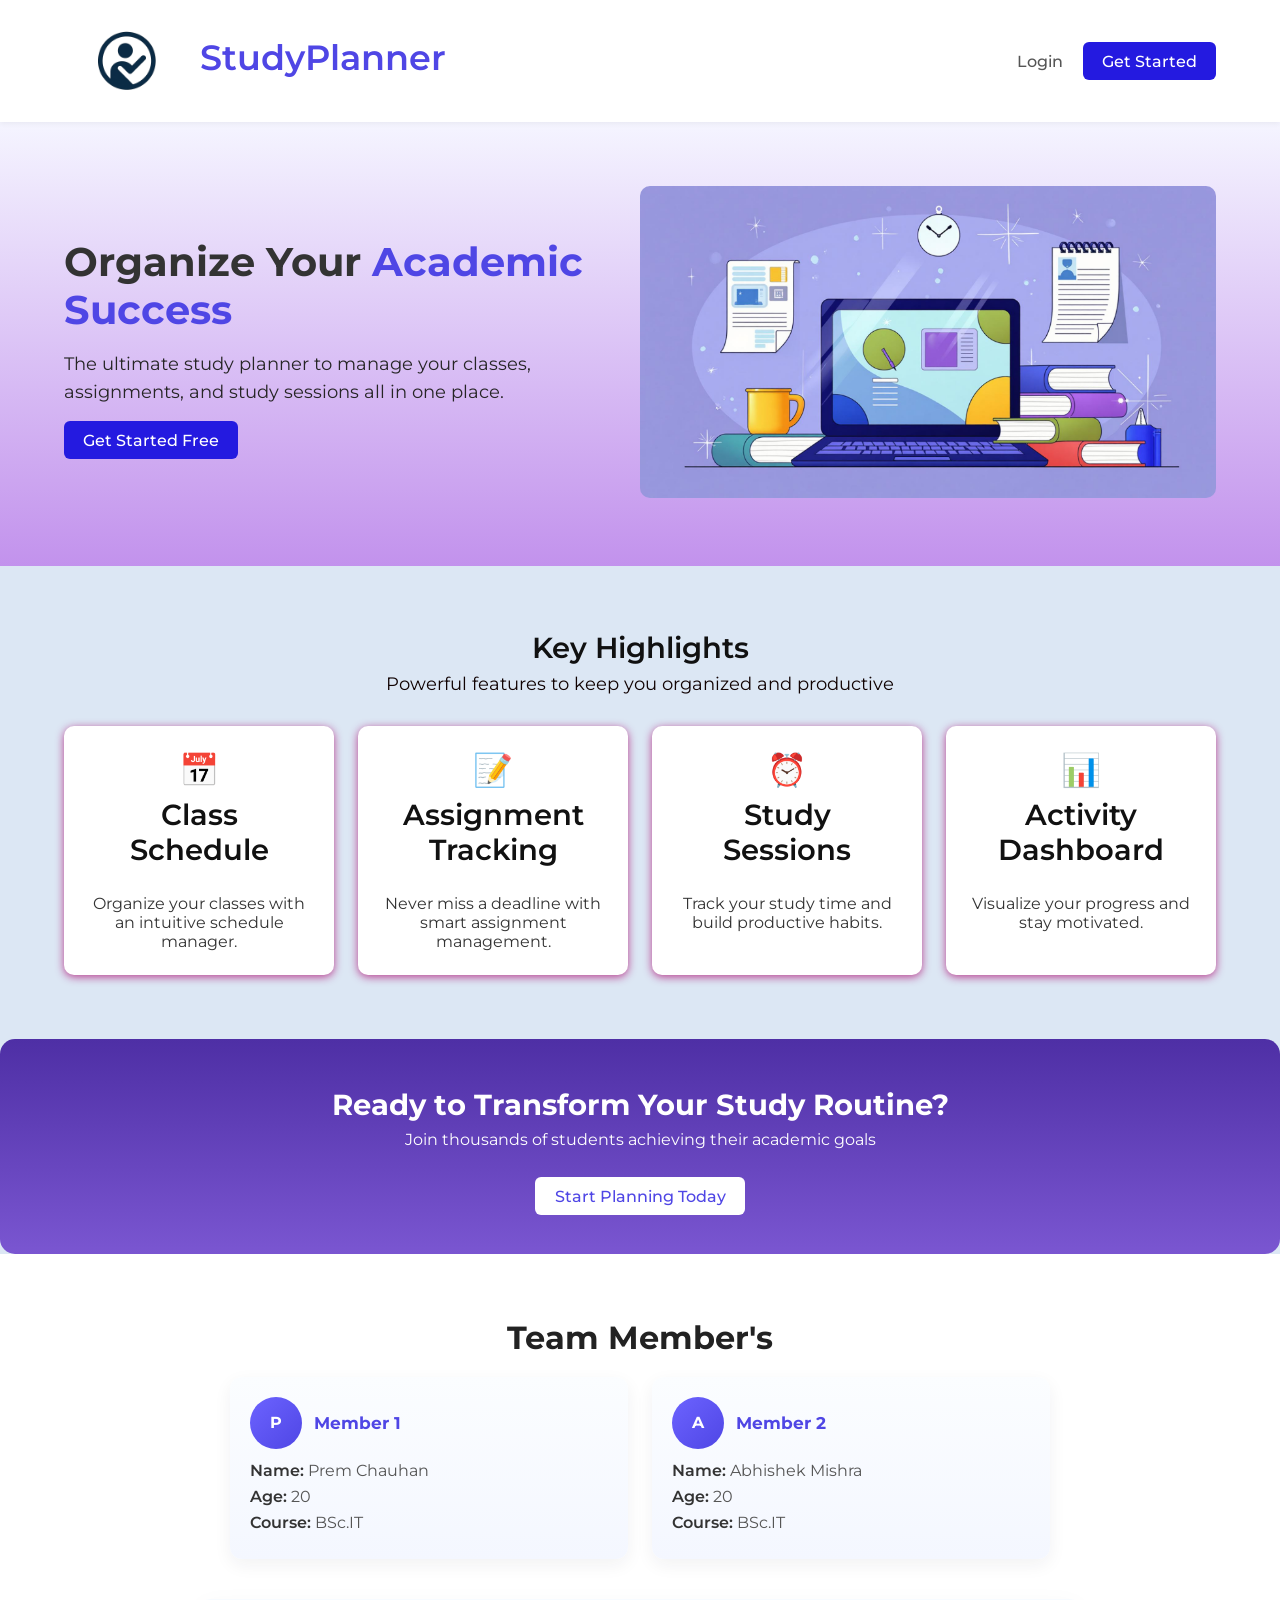
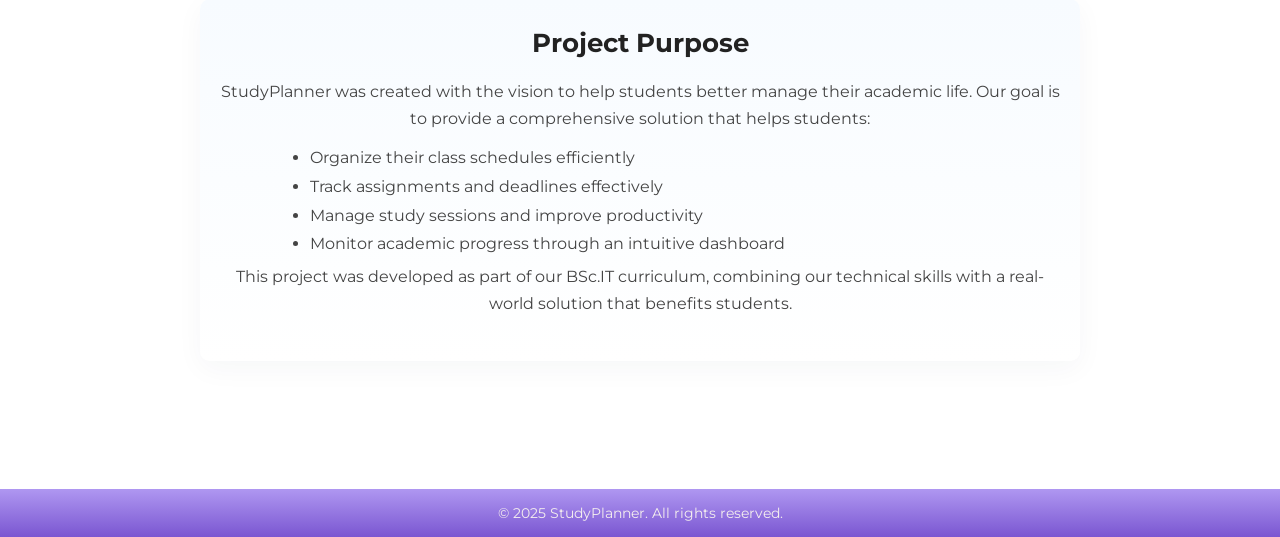
<file: index.html>
<!DOCTYPE html>
<html lang="en">
<head>
  <meta charset="UTF-8" />
  <meta name="viewport" content="width=device-width, initial-scale=1.0" />
  <title>StudyPlanner</title>
  <link rel="preconnect" href="https://fonts.googleapis.com">
  <link rel="preconnect" href="https://fonts.gstatic.com" crossorigin>
  <link href="https://fonts.googleapis.com/css2?family=Montserrat:wght@400;500;600;700&display=swap" rel="stylesheet">
  <link rel="stylesheet" href="style/home.css" />
</head>
<body>
  <!-- Header -->
  <header class="navbar">
    <div class="container">
  <h1 class="logo"><img src="image/logo22.png" alt="StudyPlanner logo" class="logo-img"> StudyPlanner</h1>
      <nav>
        <a href="login.html" class="login">Login</a>
        <a href="login.html" class="btn">Get Started</a>
      </nav>
    </div>
  </header>

  <!-- Hero Section -->
  <section class="hero">
    <div class="container hero-content">
      <div class="hero-text">
        <h2>Organize Your <span>Academic Success</span></h2>
        <p>The ultimate study planner to manage your classes, assignments, and study sessions all in one place.</p>
        <div class="hero-buttons">
          <a href="login.html" class="btn primary">Get Started Free</a>
        </div>
      </div>
      <div class="hero-image">
        <img src="image/theme.png" alt="Study Planner Illustration">
      </div>
    </div>
  </section>

  <!-- Features Section -->
  <section class="features">
    <div class="container">
      <h3>Key Highlights</h3>
      <p class="subtitle">Powerful features to keep you organized and productive</p>
      <div class="feature-grid">
        <div class="card">
          <div class="icon">📅</div>
          <h3>Class Schedule</h3><br>
          <p>Organize your classes with an intuitive schedule manager.</p>
        </div>
        <div class="card">
          <div class="icon">📝</div>
          <h3>Assignment Tracking</h3><br>
          <p>Never miss a deadline with smart assignment management.</p>
        </div>
        <div class="card">
          <div class="icon">⏰</div>
          <h3>Study Sessions</h3><br>
          <p>Track your study time and build productive habits.</p>
        </div>
        <div class="card">
          <div class="icon">📊</div>
          <h3>Activity Dashboard</h3><br>
          <p>Visualize your progress and stay motivated.</p>
        </div>
      </div>
    </div>
  </section>

  <!-- Call To Action -->
  <section class="cta">
    <div class="container">
      <h3>Ready to Transform Your Study Routine?</h3>
      <p>Join thousands of students achieving their academic goals</p><br><br>
      <a href="login.html" class="btn white">Start Planning Today</a>
    </div>
  </section>

  <!-- About Section -->
  <section class="about">
    <div class="container">
      <div class="team-section">
        <h3>Team Member's</h3>
        <div class="team-members">
          <div class="member-card">
            <div class="member-top">
              <div class="avatar">P</div>
              <div class="member-name">Member 1</div>
            </div>
            <ul>
              <li><strong>Name:</strong> Prem Chauhan</li>
              <li><strong>Age:</strong> 20</li>
              <li><strong>Course:</strong> BSc.IT</li>
            </ul>
          </div>
          <div class="member-card">
            <div class="member-top">
              <div class="avatar">A</div>
              <div class="member-name">Member 2</div>
            </div>
            <ul>
              <li><strong>Name:</strong> Abhishek Mishra</li>
              <li><strong>Age:</strong> 20</li>
              <li><strong>Course:</strong> BSc.IT</li>
            </ul>
          </div>
        </div>
      </div>
      
      <div class="project-purpose">
        <h3>Project Purpose</h3>
        <p>StudyPlanner was created with the vision to help students better manage their academic life. Our goal is to provide a comprehensive solution that helps students:</p>
        <ul>
          <li>Organize their class schedules efficiently</li>
          <li>Track assignments and deadlines effectively</li>
          <li>Manage study sessions and improve productivity</li>
          <li>Monitor academic progress through an intuitive dashboard</li>
        </ul>
        <p>This project was developed as part of our BSc.IT curriculum, combining our technical skills with a real-world solution that benefits students.</p>
      </div>
    </div>
  </section>

  <!-- Footer -->
  <footer>
    <p>© 2025 StudyPlanner. All rights reserved.</p>
  </footer>

  <script src="script.js"></script>
</body>
</html>
</file>
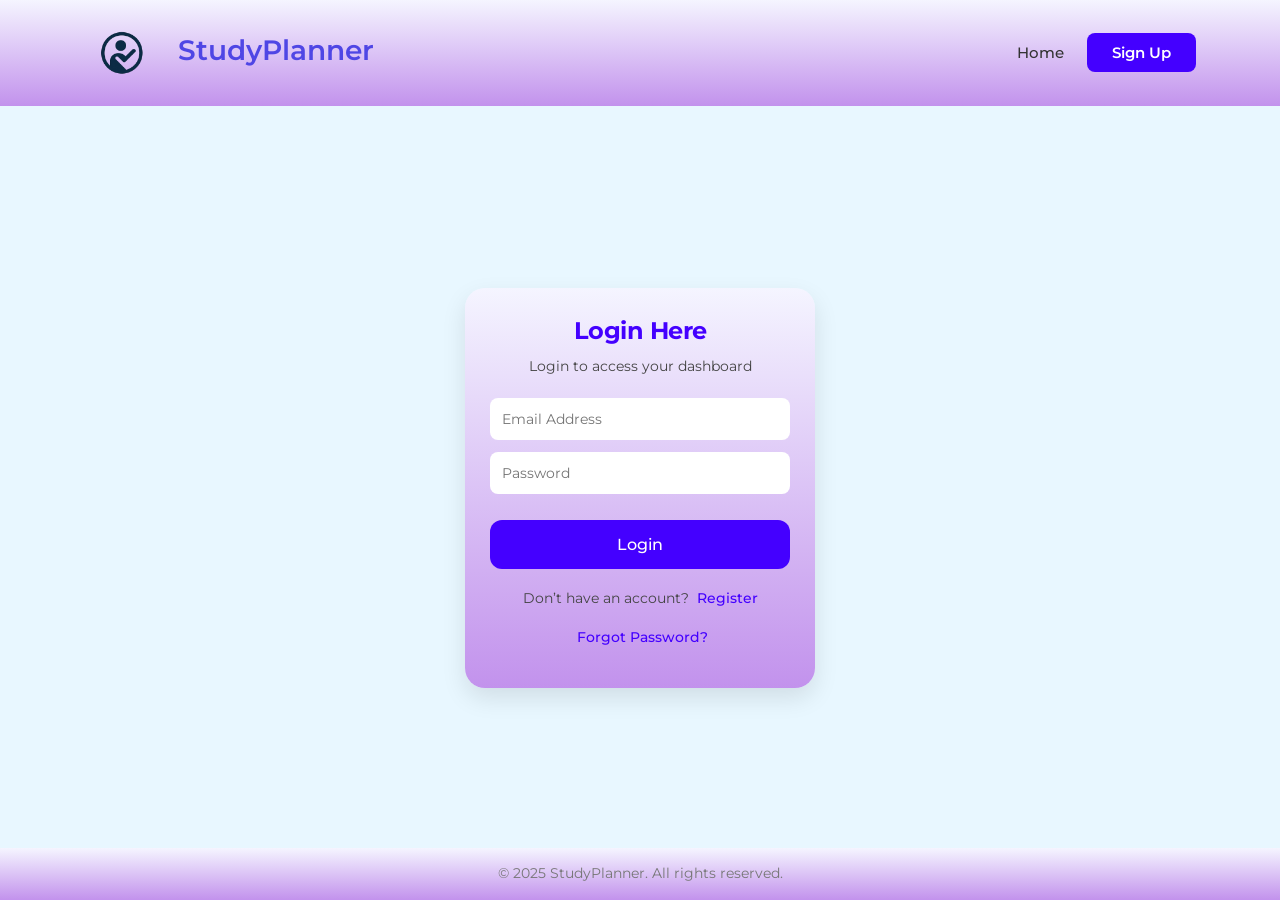
<file: login.html>
<!DOCTYPE html>
<html lang="en">
<head>
  <meta charset="UTF-8" />
  <meta name="viewport" content="width=device-width, initial-scale=1.0" />
  <title>Login - StudyPlanner</title>
  <link rel="preconnect" href="https://fonts.googleapis.com">
  <link rel="preconnect" href="https://fonts.gstatic.com" crossorigin>
  <link href="https://fonts.googleapis.com/css2?family=Montserrat:wght@400;500;600;700&display=swap" rel="stylesheet">
  <link rel="stylesheet" href="style/prem.css" />
</head>
<body>
  <header class="navbar">
    <div class="container">
      <h1 class="logo"><img src="image/logo22.png" alt="StudyPlanner logo" class="logo-img"> StudyPlanner</h1>
      <nav>
        <a href="index.html" class="home"> Home </a>
        <a href="register.html" class="btn">Sign Up</a>
      </nav>
    </div>
  </header>

  <section class="form-section">
    <div class="form-container">
      <h2>Login Here</h2>
      <p>Login to access your dashboard</p>
      <form id="loginForm">
        <input type="email" name="email" placeholder="Email Address" required />
        <input type="password" name="password" placeholder="Password" required />
        <button type="submit" class="btn primary">Login</button>
        </form>
    <p class="switch">
    Don’t have an account? <a href="register.html">Register</a><br><br>
   <a href="forgot_password.php" class="forgot-link">Forgot Password?</a>
   </p>    
  </div>
  </section>

  <footer>
    <p>© 2025 StudyPlanner. All rights reserved.</p>
  </footer>

  <script src="script.js"></script>
</body>
</html>
</file>
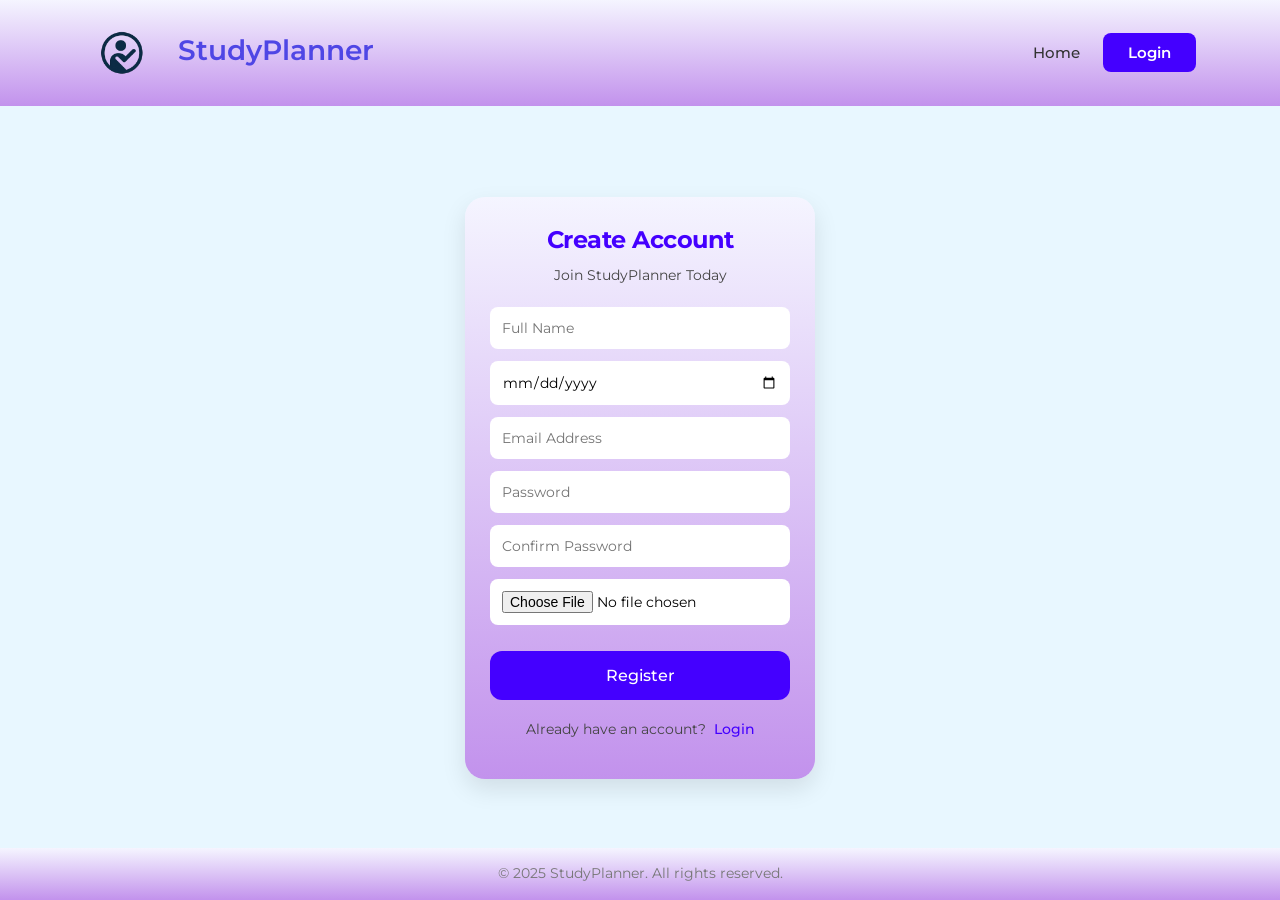
<file: register.html>
<!DOCTYPE html>
<html lang="en">
<head>
  <meta charset="UTF-8" />
  <meta name="viewport" content="width=device-width, initial-scale=1.0" />
  <title>Register - StudyPlanner</title>
  <link rel="preconnect" href="https://fonts.googleapis.com">
  <link rel="preconnect" href="https://fonts.gstatic.com" crossorigin>
  <link href="https://fonts.googleapis.com/css2?family=Montserrat:wght@400;500;600;700&display=swap" rel="stylesheet">
  <link rel="stylesheet" href="style/prem.css" />
</head>
<body>
  <header class="navbar">
    <div class="container">
      <h1 class="logo"><img src="image/logo22.png" alt="StudyPlanner logo" class="logo-img"> StudyPlanner</h1>
      <nav>
        <a href="index.html" class="home">Home</a>
        <a href="login.html" class="btn">Login</a>
      </nav>
    </div>
  </header>

  <section class="form-section">
    <div class="form-container">
      <h2>Create Account</h2>
      <p>Join StudyPlanner Today</p>
      <form id="registerForm">
        <input type="text" name="fname" placeholder="Full Name" required>
        <input type="date" name="dob" placeholder="Date of Birth" required>
        <input type="email" name="email" placeholder="Email Address" required>
        <input type="password" name="password" placeholder="Password" required>
        <input type="password" name="cpassword" placeholder="Confirm Password" required>
        <input type="file" name="profile_img" accept="image/*" required>
        <button type="submit" class="btn primary">Register</button>
      </form>
      <p class="switch">Already have an account? <a href="login.html">Login</a></p>
    </div>
  </section>

  <footer>
    <p>© 2025 StudyPlanner. All rights reserved.</p>
  </footer>

  <script src="script.js"></script>
</body>
</html>
</file>
<file: style/home.css>
/* Global */
* {
  margin: 0;
  padding: 0;
  box-sizing: border-box;
}

body {
  margin: 0;
  padding: 0;
  font-family: 'Montserrat', sans-serif;
  color: #333;
  background-color: #d2e0f1c3;
  -webkit-font-smoothing: antialiased;
  -moz-osx-font-smoothing: grayscale;
}

.container {
  width: 90%;
  max-width: 1200px;
  margin: 0 auto;
}

/* Navbar */
.navbar {
  background-color: #ffffff;
  padding: 0.5rem 0;
  box-shadow: 0 2px 5px rgba(0,0,0,0.05);
  position: sticky;
  top: 0;
  z-index: 100;
}

.navbar .container {
  display: flex;
  justify-content: space-between;
  align-items: center;
}

.logo {
  color: #4f46e5;
  font-weight: 600;
  font-size: 2.2rem;
  padding-left: 10px; 
}

.logo-img {
  height: 106px;
  width: auto;
  vertical-align: middle;
  margin-right: 10px;
  display: inline-block;
}

@media (max-width: 480px) {
  .logo-img {
    height: 60px;
    margin-right: 8px;
  }
  .logo { font-size: 1.4rem; }
}

nav a {
  text-decoration: none;
  margin-left: 1rem;
  color: #333;
  font-weight: 500;
}

.btn {
  background: #241ae0;
  color: #fff;
  padding: 0.6rem 1.2rem;
  border-radius: 6px;
  font-weight: 500;
  text-decoration: none;
}

.btn:hover {
  background: #94ca38;
}

.login {
  color: #555;
}

/* Hero Section */
.hero {
  background: linear-gradient(180deg, hsl(240, 100%, 98%) 0%, hsl(272, 71%, 75%) 100%);
  padding: 4rem 0;
}


.hero-content {
  display: flex;
  align-items: center;
  justify-content: space-between;
  flex-wrap: wrap;
}

.hero-text {
  flex: 1;
  min-width: 300px;
}

.hero-text h2 {
  font-size: 2.5rem;
  font-weight: 700;
  margin-bottom: 1rem;
  font-family: 'Montserrat', sans-serif;
  line-height: 1.2;
}

.hero-text h2 span {
  color: #4f46e5;
}

.hero-text p {
  color: #262525;
  max-width: 500px;
  margin-bottom: 1.5rem;
  font-weight: 400;
  font-size: 1.1rem;
  line-height: 1.6;
}

.hero-buttons .btn.primary {
  margin-right: 1rem;
}

.hero-image {
  flex: 1;
  text-align: center;
}

.hero-image img {
  max-width: 100%;
  border-radius: 10px;
}

/* Features */
.features {
  text-align: center;
  padding: 4rem 0;
}

.features h3 {
  font-size: 1.8rem;
  color: #111;
  font-weight: 600;
  margin-bottom: 0.5rem;
}

.features .subtitle {
  color: #100202;
  margin-bottom: 2rem;
  font-weight: 400;
  font-size: 1.1rem;
}

.feature-grid {
  display: grid;
  grid-template-columns: repeat(auto-fit, minmax(250px, 1fr));
  gap: 1.5rem;
}

.card {
  background: #ffffff;
  border-radius: 10px;
  padding: 1.5rem;
  box-shadow: 0 2px 8px rgba(173, 11, 113, 0.773);
  transition: transform 0.3s ease;
}

.card:hover {
  transform: translateY(-5px);
}

.icon {
  font-size: 2rem;
  margin-bottom: 0.5rem;
}

/* CTA */
.cta {
  background: linear-gradient(180deg, #4e2fa5, #7a56d1);
  color: #fff;
  text-align: center;
  padding: 3rem 1rem;
  border-radius:15px;
}

.cta h3 {
  font-size: 1.8rem;
  margin-bottom: 0.5rem;
}

.cta .btn.white {
  background: #ffffff;
  color: #4f46e5;
  margin-top: 1rem;
}

.cta .btn.white:hover {
  background: #f1f1f1;
}

/* About Section */
.about {
  padding: 4rem 0 8rem 0;
  background-color: #ffffff;
}

.about h3 {
  font-size: 2rem;
  color: #222;
  text-align: center;
  margin-bottom: 1.25rem;
  font-weight: 700;
}

.team-section {
  margin-bottom: 2.5rem;
}

.team-members {
  display: grid;
  grid-template-columns: repeat(auto-fit, minmax(220px, 1fr));
  gap: 1.5rem;
  justify-items: center;
  align-items: start;
  max-width: 820px;
  margin: 0 auto 2rem auto;
}

.member-card {
  background: linear-gradient(180deg, #fbfdff 0%, #f4f7ff 100%);
  padding: 1.25rem 1.25rem;
  border-radius: 12px;
  width: 100%;
  box-shadow: 0 6px 18px rgba(34, 36, 56, 0.06);
  text-align: left;
}

.member-top {
  display: flex;
  gap: 12px;
  align-items: center;
  margin-bottom: 0.75rem;
}

.avatar {
  width: 52px;
  height: 52px;
  border-radius: 50%;
  background: linear-gradient(135deg, #6c63ff 0%, #4f46e5 100%);
  display: inline-flex;
  align-items: center;
  justify-content: center;
  color: #fff;
  font-weight: 700;
  font-size: 1rem;
}

.member-name {
  color: #4f46e5;
  font-weight: 700;
  font-size: 1.05rem;
}

.member-card ul {
  list-style: none;
  padding: 0;
  margin: 0;
}

.member-card ul li {
  margin-bottom: 0.45rem;
  color: #555;
  font-size: 0.98rem;
}

.member-card strong { color: #333; font-weight: 600; }

.project-purpose {
  max-width: 880px;
  margin: 0 auto;
  text-align: center;
  background: linear-gradient(180deg, #f7fbff 0%, #ffffff 100%);
  padding: 1.75rem 1.25rem;
  border-radius: 10px;
  box-shadow: 0 8px 28px rgba(31, 47, 70, 0.04);
}

.project-purpose h3 { margin-top: 0; font-size: 1.6rem; color: #222; }

.project-purpose p { color: #444; line-height: 1.7; margin-bottom: 1rem; }

.project-purpose ul { text-align: left; max-width: 700px; margin: 0.75rem auto 0.5rem; padding-left: 1.25rem; }

.project-purpose ul li { margin-bottom: 0.6rem; color: #444; }

/* Footer - match login/register footer */
footer {
  text-align: center;
  padding: 15px;
  background: linear-gradient(180deg, #af97f1, #7a56d1);
  color: #f4eeee;
  font-size: 0.9rem;
  width: 100%;
  margin-top: auto;
  bottom: 0;
  left: 0;
}

/* Responsive */
@media (max-width: 768px) {
  .hero-content {
    flex-direction: column;
  }

  .hero-text {
    text-align: center;
  }
}
</file>
<file: style/prem.css>
* {
  margin: 0;
  padding: 0;
  box-sizing: border-box;
  font-family: 'Montserrat', sans-serif;
  -webkit-font-smoothing: antialiased;
  -moz-osx-font-smoothing: grayscale;
}

body {
  margin: 0;
  padding: 0;
  background-color: #e8f7ff;
  min-height: 100vh;
  font-family: 'Montserrat', sans-serif;
  font-weight: 400;
  line-height: 1.5;
  display: flex;
  flex-direction: column;
}
.logo {
  color: #4f46e5;
  font-weight: 600;
  font-size: 1.75rem;
  text-decoration: none;
}

.logo-img {
  height: 76px;
  width: auto;
  vertical-align: middle;
  margin-right: 10px;
  display: inline-block;
}

@media (max-width: 480px) {
  .logo-img { height: 44px; margin-right: 8px; }
  .logo { font-size: 1.4rem; }
}

.container {
  width: 90%;
  max-width: 1200px;
  margin: 0 auto;
}

.navbar {
  background: linear-gradient(180deg, hsl(240, 100%, 98%) 0%, hsl(272, 71%, 75%) 100%);;
  padding: 15px 0;
  position: sticky;
  top: 0;
  z-index: 100;
}

.navbar .container {
  display: flex;
  justify-content: space-between;
  align-items: center;
  padding: 0 20px;
}

.btn {
  background: #4400ff;
  color: #fff;
  padding: 10px 25px;
  border-radius: 8px;
  font-weight: 600;
  font-size: 15px;
  text-decoration: none;
  cursor: pointer;
  transition: all 0.3s ease;
}

.btn:hover {
  background: #3300cc;
  transform: translateY(-1px);
}

.home {
  color: #333;
  padding: 0.6rem 1.2rem;
  font-weight: 500;
  font-size: 15px;
  text-decoration: none;
  transition: color 0.3s ease;
}

.home:hover {
  color: #4400ff;
}

/* Forms */
.form-section {
  display: flex;
  justify-content: center;
  align-items: center;
  background: #e8f7ff;
  margin: 30px 0 60px 0;
  padding: 20px 0;
  height: auto;
  flex: 1;
}

.form-container {
  background: linear-gradient(180deg, hsl(240, 100%, 98%) 0%, hsl(272, 71%, 75%) 100%);
  padding: 25px;
  border-radius: 20px;
  text-align: center;
  width: 100%;
  max-width: 350px;
  box-shadow: 0 10px 25px rgba(0, 0, 0, 0.1);
}

.form-container h2 {
  color: #4400ff;
  margin-bottom: 8px;
  font-size: 24px;
  font-weight: bold;
  letter-spacing: -0.5px;
}

.form-container p {
  margin-bottom: 15px;
  color: #444;
  font-size: 14px;
  font-weight: 400;
  line-height: 1.4;
}

.form-container input {
  width: 100%;
  padding: 12px;
  margin: 6px 0;
  border: none;
  border-radius: 8px;
  font-size: 14px;
  background: #fff;
  outline: none;
  box-sizing: border-box;
  transition: box-shadow 0.3s ease;
}

.form-container input:focus {
  box-shadow: 0 0 0 2px rgba(68, 0, 255, 0.2);
}

.form-container button {
  width: 100%;
  margin-top: 20px;
  border-radius: 12px;
  background: #4400ff;
  color: #fff;
  padding: 15px;
  border: none;
  cursor: pointer;
  font-size: 16px;
  font-weight: 500;
  transition: all 0.3s ease;
}

.form-container button:hover {
  background: #3300cc;
  transform: translateY(-1px);
}

.switch {
  margin-top: 20px;
  font-size: 14px;
  color: #444;
}

.switch a {
  color: #4400ff;
  text-decoration: none;
  font-weight: 500;
  margin-left: 4px;
}

.switch a:hover {
  text-decoration: underline;
}




/* Footer */
footer {
  text-align: center;
  padding: 15px;
  background: linear-gradient(180deg, hsl(240, 100%, 98%) 0%, hsl(272, 71%, 75%) 100%);
  color: #777;
  font-size: 0.9rem;
  width: 100%;
  margin-top: auto;
  position: fixed;
  bottom: 0;
  left: 0;
}

/* Responsive */
@media (max-width: 768px) {
  .hero-content {
    flex-direction: column;
  }

  .hero-text {
    text-align: center;
  }
}

.back-btn {
    display: inline-block;
    margin-top: 15px;
    background-color: #280cb3;
    color: white;
    padding: 5px 20px;
    border-radius: 10px;
    text-decoration: none;
    font-weight: bold;
    transition: 0.3s;
  }
  .back-btn:hover {
    background-color: #ef0b0b;
  }


   .toast {
  display: none;
  width: 100%;
  max-width: 420px;
  margin: 0 auto 15px;
  padding: 12px 18px;
  text-align: center;
  border-radius: 8px;
  font-weight: 500;
  font-size: 15px;
  animation: fadeInOut 3s ease forwards;
}

.toast.success {
  background: rgb(151, 237, 22);
  color: #333;
  border: 1px solid #ccc;
}

.toast.error {
  background: #f84b3e;
  color: #fff;
}

@keyframes fadeInOut {
  0% { opacity: 0; transform: translateY(-10px); }
  10% { opacity: 1; transform: translateY(0); }
  90% { opacity: 1; transform: translateY(0); }
  100% { opacity: 0; transform: translateY(-10px); }
}
</file>
